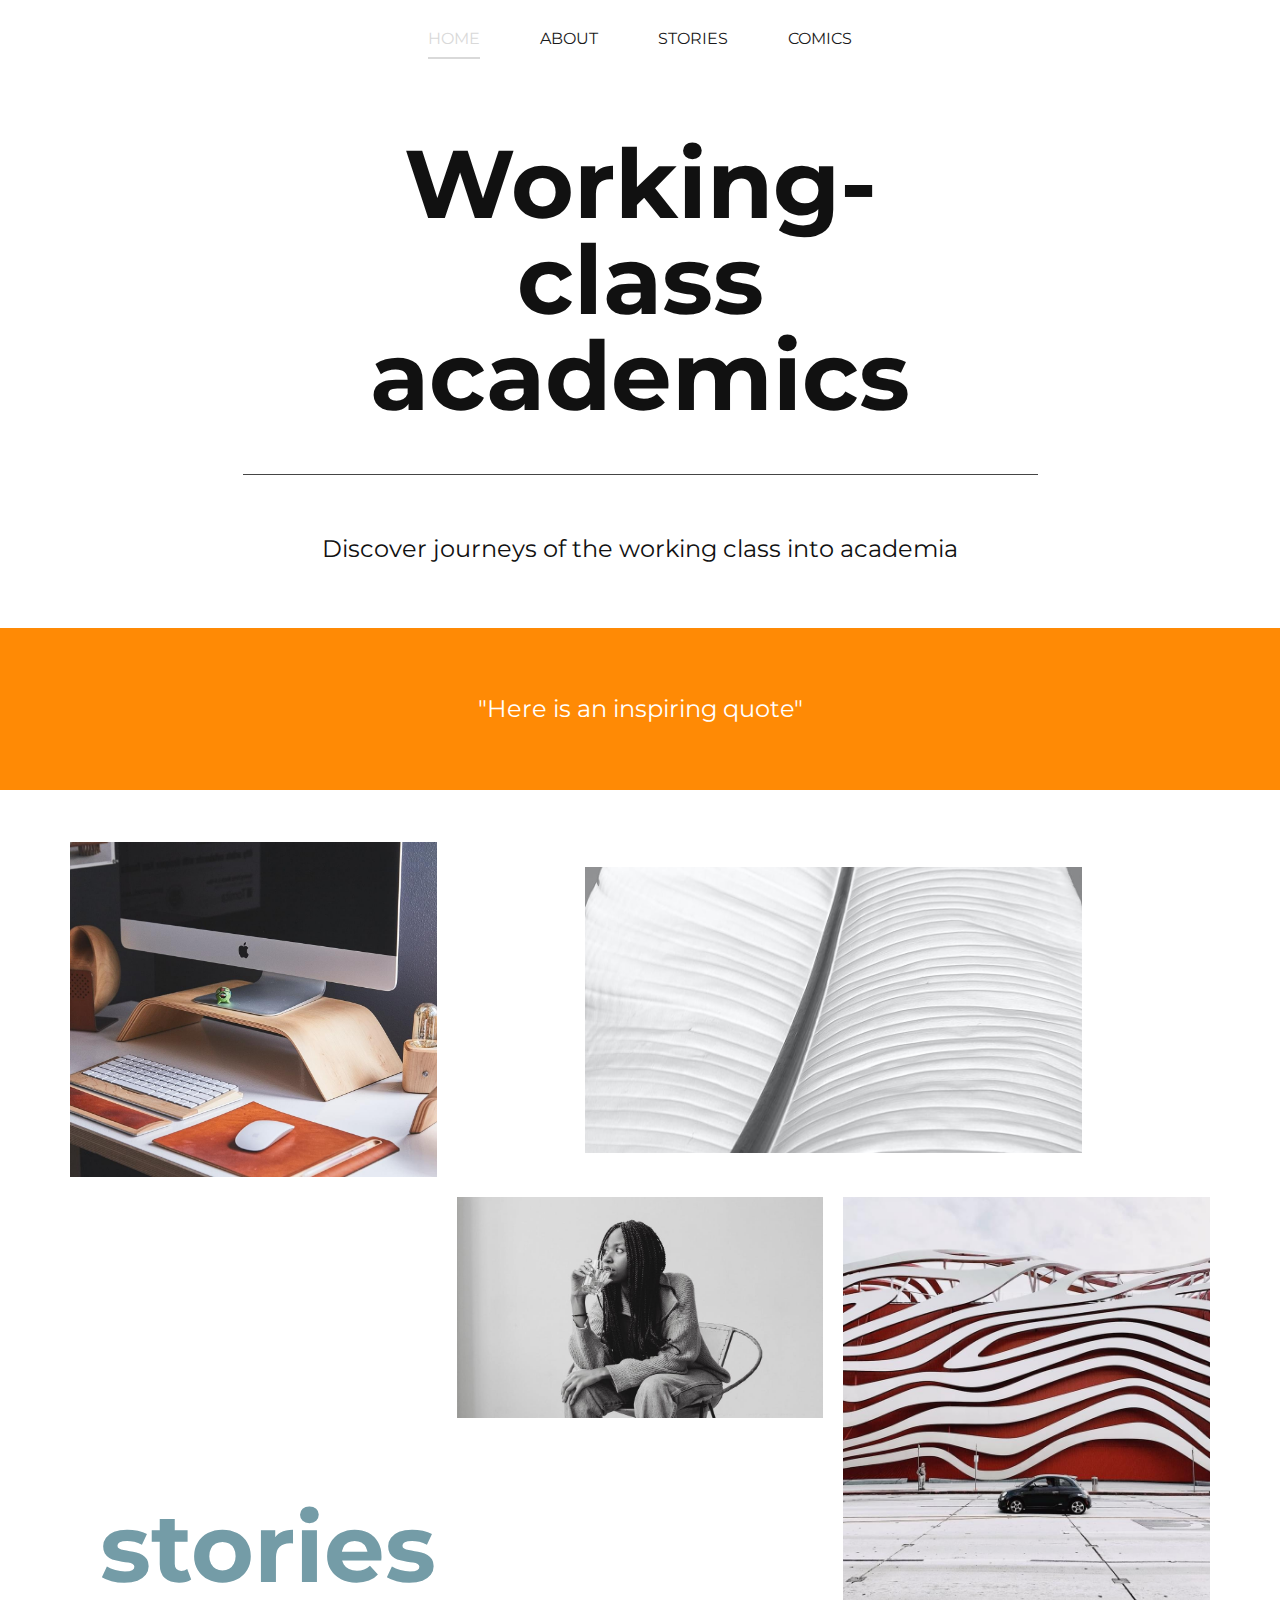
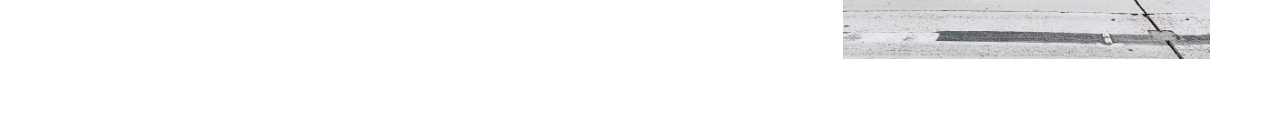
<file: index.html>
<!DOCTYPE html>
<html style="font-size: 16px;">
  <head>
    <meta name="viewport" content="width=device-width, initial-scale=1.0">
    <meta charset="utf-8">
    <meta name="keywords" content="gallery., We design People Inspired Experiences that create positive change in people&amp;apos;s lives., Freelance Designer, ​​We design modern websites, New innovation ideas, projects, ​Book an Appointment">
    <meta name="description" content="">
    <meta name="page_type" content="np-template-header-footer-from-plugin">
    <title>Home</title>
    <link rel="stylesheet" href="nicepage.css" media="screen">
<link rel="stylesheet" href="Home.css" media="screen">
    <script class="u-script" type="text/javascript" src="jquery.js" defer=""></script>
    <script class="u-script" type="text/javascript" src="nicepage.js" defer=""></script>
    <meta name="generator" content="Nicepage 4.10.4, nicepage.com">
    <link id="u-theme-google-font" rel="stylesheet" href="https://fonts.googleapis.com/css?family=Roboto:100,100i,300,300i,400,400i,500,500i,700,700i,900,900i|Open+Sans:300,300i,400,400i,500,500i,600,600i,700,700i,800,800i">
    <link id="u-page-google-font" rel="stylesheet" href="https://fonts.googleapis.com/css?family=Montserrat:100,100i,200,200i,300,300i,400,400i,500,500i,600,600i,700,700i,800,800i,900,900i">
    
    
    
    
    <script type="application/ld+json">{
		"@context": "http://schema.org",
		"@type": "Organization",
		"name": "Working-class academics II"
}</script>
    <meta name="theme-color" content="#91cfe1">
    <meta property="og:title" content="Home">
    <meta property="og:description" content="">
    <meta property="og:type" content="website">
  </head>
  <body data-home-page="Home.html" data-home-page-title="Home" class="u-body u-xl-mode"><header class="u-clearfix u-header u-header" id="sec-b23d"><div class="u-clearfix u-sheet u-sheet-1">
        <nav class="u-menu u-menu-dropdown u-offcanvas u-menu-1">
          <div class="menu-collapse u-custom-font u-font-montserrat" style="font-size: 1rem; letter-spacing: 0px; text-transform: uppercase; font-weight: 700;">
            <a class="u-button-style u-custom-active-border-color u-custom-border u-custom-border-color u-custom-borders u-custom-hover-border-color u-custom-left-right-menu-spacing u-custom-text-active-color u-custom-text-color u-custom-text-hover-color u-custom-top-bottom-menu-spacing u-nav-link" href="#">
              <svg class="u-svg-link" viewBox="0 0 24 24"><use xmlns:xlink="http://www.w3.org/1999/xlink" xlink:href="#menu-hamburger"></use></svg>
              <svg class="u-svg-content" version="1.1" id="menu-hamburger" viewBox="0 0 16 16" x="0px" y="0px" xmlns:xlink="http://www.w3.org/1999/xlink" xmlns="http://www.w3.org/2000/svg"><g><rect y="1" width="16" height="2"></rect><rect y="7" width="16" height="2"></rect><rect y="13" width="16" height="2"></rect>
</g></svg>
            </a>
          </div>
          <div class="u-custom-menu u-nav-container">
            <ul class="u-custom-font u-font-montserrat u-nav u-spacing-60 u-unstyled u-nav-1"><li class="u-nav-item"><a class="u-border-2 u-border-active-grey-15 u-border-hover-palette-1-base u-border-no-left u-border-no-right u-border-no-top u-button-style u-nav-link u-text-active-grey-15 u-text-grey-90 u-text-hover-grey-90" href="Home.html" style="padding: 10px 0px;">Home</a>
</li><li class="u-nav-item"><a class="u-border-2 u-border-active-grey-15 u-border-hover-palette-1-base u-border-no-left u-border-no-right u-border-no-top u-button-style u-nav-link u-text-active-grey-15 u-text-grey-90 u-text-hover-grey-90" href="About.html" style="padding: 10px 0px;">About</a>
</li><li class="u-nav-item"><a class="u-border-2 u-border-active-grey-15 u-border-hover-palette-1-base u-border-no-left u-border-no-right u-border-no-top u-button-style u-nav-link u-text-active-grey-15 u-text-grey-90 u-text-hover-grey-90" href="Stories.html" style="padding: 10px 0px;">Stories</a>
</li><li class="u-nav-item"><a class="u-border-2 u-border-active-grey-15 u-border-hover-palette-1-base u-border-no-left u-border-no-right u-border-no-top u-button-style u-nav-link u-text-active-grey-15 u-text-grey-90 u-text-hover-grey-90" href="Comics.html" style="padding: 10px 0px;">Comics</a>
</li></ul>
          </div>
          <div class="u-custom-menu u-nav-container-collapse">
            <div class="u-black u-container-style u-inner-container-layout u-opacity u-opacity-95 u-sidenav">
              <div class="u-inner-container-layout u-sidenav-overflow">
                <div class="u-menu-close"></div>
                <ul class="u-align-center u-nav u-popupmenu-items u-unstyled u-nav-2"><li class="u-nav-item"><a class="u-button-style u-nav-link" href="Home.html">Home</a>
</li><li class="u-nav-item"><a class="u-button-style u-nav-link" href="About.html">About</a>
</li><li class="u-nav-item"><a class="u-button-style u-nav-link" href="Stories.html">Stories</a>
</li><li class="u-nav-item"><a class="u-button-style u-nav-link" href="Comics.html">Comics</a>
</li></ul>
              </div>
            </div>
            <div class="u-black u-menu-overlay u-opacity u-opacity-70"></div>
          </div>
        </nav>
      </div></header>
    <section class="u-align-center u-clearfix u-section-1" id="carousel_ce61">
      <div class="u-clearfix u-sheet u-valign-middle-lg u-valign-middle-xl u-sheet-1">
        <h1 class="u-custom-font u-font-montserrat u-text u-text-1">Working-class academics</h1>
        <div class="u-border-1 u-border-grey-dark-1 u-line u-line-horizontal u-line-1"></div>
        <h2 class="u-custom-font u-font-montserrat u-text u-text-2">Discover journeys of the working class into academia</h2>
      </div>
    </section>
    <section class="u-align-center u-clearfix u-palette-3-base u-section-2" id="carousel_1615">
      <div class="u-clearfix u-sheet u-valign-middle u-sheet-1">
        <p class="u-custom-font u-font-montserrat u-text u-text-1">"Here is an inspiring quote"<br>
        </p>
      </div>
    </section>
    <section class="u-clearfix u-section-3" id="carousel_108c">
      <div class="u-clearfix u-sheet u-sheet-1">
        <div class="u-clearfix u-expanded-width u-gutter-20 u-layout-wrap u-layout-wrap-1">
          <div class="u-layout">
            <div class="u-layout-col">
              <div class="u-size-20">
                <div class="u-layout-row">
                  <div class="u-container-style u-image u-layout-cell u-size-20 u-image-1" data-image-width="1620" data-image-height="1080">
                    <div class="u-container-layout u-container-layout-1"></div>
                  </div>
                  <div class="u-align-center u-container-style u-layout-cell u-size-40 u-layout-cell-2">
                    <div class="u-container-layout u-valign-middle u-container-layout-2">
                      <img class="u-image u-image-default u-image-2" src="images/pexels-photo-2876090.jpeg" alt="" data-image-width="1083" data-image-height="1500">
                    </div>
                  </div>
                </div>
              </div>
              <div class="u-size-40">
                <div class="u-layout-row">
                  <div class="u-size-40 u-size-60-md">
                    <div class="u-layout-col">
                      <div class="u-size-30">
                        <div class="u-layout-row">
                          <div class="u-container-style u-hidden-sm u-hidden-xs u-layout-cell u-size-30 u-layout-cell-3">
                            <div class="u-container-layout u-container-layout-3"></div>
                          </div>
                          <div class="u-container-style u-image u-layout-cell u-size-30 u-image-3" data-image-width="1002" data-image-height="1500">
                            <div class="u-container-layout u-container-layout-4"></div>
                          </div>
                        </div>
                      </div>
                      <div class="u-size-30">
                        <div class="u-layout-row">
                          <div class="u-container-style u-layout-cell u-size-60 u-layout-cell-5">
                            <div class="u-container-layout u-container-layout-5">
                              <h2 class="u-custom-font u-font-montserrat u-text u-text-default-lg u-text-default-md u-text-default-xl u-text-1">
                                <a class="u-active-none u-border-none u-btn u-button-link u-button-style u-hover-none u-none u-text-hover-palette-3-base u-text-palette-1-dark-1 u-btn-1" href="Stories.html" data-page-id="457227830">stories</a>
                              </h2>
                            </div>
                          </div>
                        </div>
                      </div>
                    </div>
                  </div>
                  <div class="u-size-20 u-size-60-md">
                    <div class="u-layout-col">
                      <div class="u-container-style u-image u-layout-cell u-size-60 u-image-4" data-image-width="810" data-image-height="1080">
                        <div class="u-container-layout u-container-layout-6"></div>
                      </div>
                    </div>
                  </div>
                </div>
              </div>
            </div>
          </div>
        </div>
      </div>
    </section>
    
    
    
  </body>
</html>
</file>
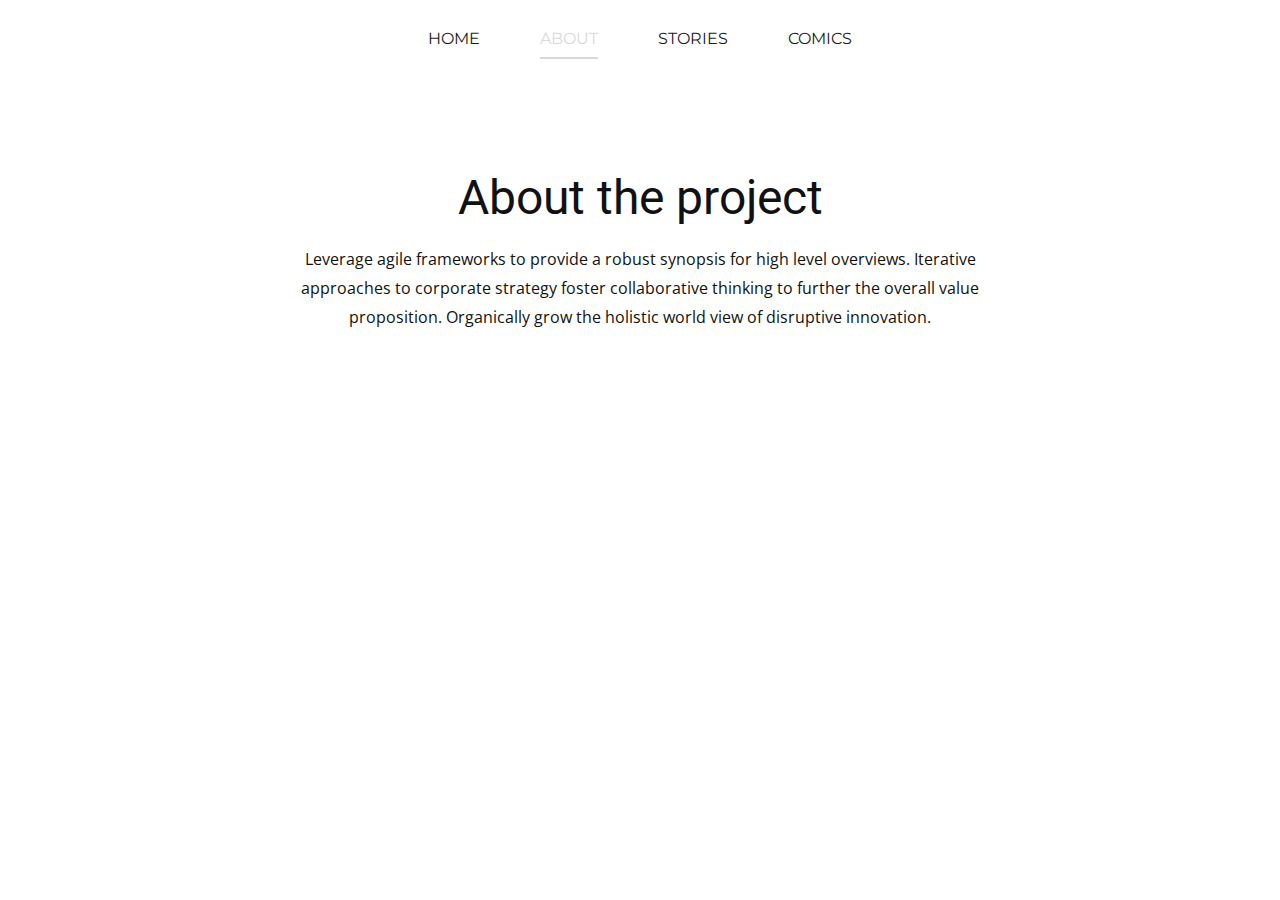
<file: About.html>
<!DOCTYPE html>
<html style="font-size: 16px;">
  <head>
    <meta name="viewport" content="width=device-width, initial-scale=1.0">
    <meta charset="utf-8">
    <meta name="keywords" content="">
    <meta name="description" content="">
    <meta name="page_type" content="np-template-header-footer-from-plugin">
    <title>About</title>
    <link rel="stylesheet" href="nicepage.css" media="screen">
<link rel="stylesheet" href="About.css" media="screen">
    <script class="u-script" type="text/javascript" src="jquery.js" defer=""></script>
    <script class="u-script" type="text/javascript" src="nicepage.js" defer=""></script>
    <meta name="generator" content="Nicepage 4.10.4, nicepage.com">
    <link id="u-theme-google-font" rel="stylesheet" href="https://fonts.googleapis.com/css?family=Roboto:100,100i,300,300i,400,400i,500,500i,700,700i,900,900i|Open+Sans:300,300i,400,400i,500,500i,600,600i,700,700i,800,800i">
    <link id="u-page-google-font" rel="stylesheet" href="https://fonts.googleapis.com/css?family=Montserrat:100,100i,200,200i,300,300i,400,400i,500,500i,600,600i,700,700i,800,800i,900,900i">
    
    
    <script type="application/ld+json">{
		"@context": "http://schema.org",
		"@type": "Organization",
		"name": "Working-class academics II"
}</script>
    <meta name="theme-color" content="#91cfe1">
    <meta property="og:title" content="About">
    <meta property="og:description" content="">
    <meta property="og:type" content="website">
  </head>
  <body class="u-body u-xl-mode"><header class="u-clearfix u-header u-header" id="sec-b23d"><div class="u-clearfix u-sheet u-sheet-1">
        <nav class="u-menu u-menu-dropdown u-offcanvas u-menu-1">
          <div class="menu-collapse u-custom-font u-font-montserrat" style="font-size: 1rem; letter-spacing: 0px; text-transform: uppercase; font-weight: 700;">
            <a class="u-button-style u-custom-active-border-color u-custom-border u-custom-border-color u-custom-borders u-custom-hover-border-color u-custom-left-right-menu-spacing u-custom-text-active-color u-custom-text-color u-custom-text-hover-color u-custom-top-bottom-menu-spacing u-nav-link" href="#">
              <svg class="u-svg-link" viewBox="0 0 24 24"><use xmlns:xlink="http://www.w3.org/1999/xlink" xlink:href="#menu-hamburger"></use></svg>
              <svg class="u-svg-content" version="1.1" id="menu-hamburger" viewBox="0 0 16 16" x="0px" y="0px" xmlns:xlink="http://www.w3.org/1999/xlink" xmlns="http://www.w3.org/2000/svg"><g><rect y="1" width="16" height="2"></rect><rect y="7" width="16" height="2"></rect><rect y="13" width="16" height="2"></rect>
</g></svg>
            </a>
          </div>
          <div class="u-custom-menu u-nav-container">
            <ul class="u-custom-font u-font-montserrat u-nav u-spacing-60 u-unstyled u-nav-1"><li class="u-nav-item"><a class="u-border-2 u-border-active-grey-15 u-border-hover-palette-1-base u-border-no-left u-border-no-right u-border-no-top u-button-style u-nav-link u-text-active-grey-15 u-text-grey-90 u-text-hover-grey-90" href="Home.html" style="padding: 10px 0px;">Home</a>
</li><li class="u-nav-item"><a class="u-border-2 u-border-active-grey-15 u-border-hover-palette-1-base u-border-no-left u-border-no-right u-border-no-top u-button-style u-nav-link u-text-active-grey-15 u-text-grey-90 u-text-hover-grey-90" href="About.html" style="padding: 10px 0px;">About</a>
</li><li class="u-nav-item"><a class="u-border-2 u-border-active-grey-15 u-border-hover-palette-1-base u-border-no-left u-border-no-right u-border-no-top u-button-style u-nav-link u-text-active-grey-15 u-text-grey-90 u-text-hover-grey-90" href="Stories.html" style="padding: 10px 0px;">Stories</a>
</li><li class="u-nav-item"><a class="u-border-2 u-border-active-grey-15 u-border-hover-palette-1-base u-border-no-left u-border-no-right u-border-no-top u-button-style u-nav-link u-text-active-grey-15 u-text-grey-90 u-text-hover-grey-90" href="Comics.html" style="padding: 10px 0px;">Comics</a>
</li></ul>
          </div>
          <div class="u-custom-menu u-nav-container-collapse">
            <div class="u-black u-container-style u-inner-container-layout u-opacity u-opacity-95 u-sidenav">
              <div class="u-inner-container-layout u-sidenav-overflow">
                <div class="u-menu-close"></div>
                <ul class="u-align-center u-nav u-popupmenu-items u-unstyled u-nav-2"><li class="u-nav-item"><a class="u-button-style u-nav-link" href="Home.html">Home</a>
</li><li class="u-nav-item"><a class="u-button-style u-nav-link" href="About.html">About</a>
</li><li class="u-nav-item"><a class="u-button-style u-nav-link" href="Stories.html">Stories</a>
</li><li class="u-nav-item"><a class="u-button-style u-nav-link" href="Comics.html">Comics</a>
</li></ul>
              </div>
            </div>
            <div class="u-black u-menu-overlay u-opacity u-opacity-70"></div>
          </div>
        </nav>
      </div></header>
    <section class="u-align-center u-clearfix u-section-1" id="sec-f135">
      <div class="u-clearfix u-sheet u-valign-middle u-sheet-1">
        <h1 class="u-text u-text-default u-text-1">About the project</h1>
        <p class="u-text u-text-2">Leverage agile frameworks to provide a robust synopsis for high level overviews. Iterative approaches to corporate strategy foster collaborative thinking to further the overall value proposition. Organically grow the holistic world view of
                disruptive innovation.</p>
      </div>
    </section>
    
    
    
  </body>
</html>
</file>
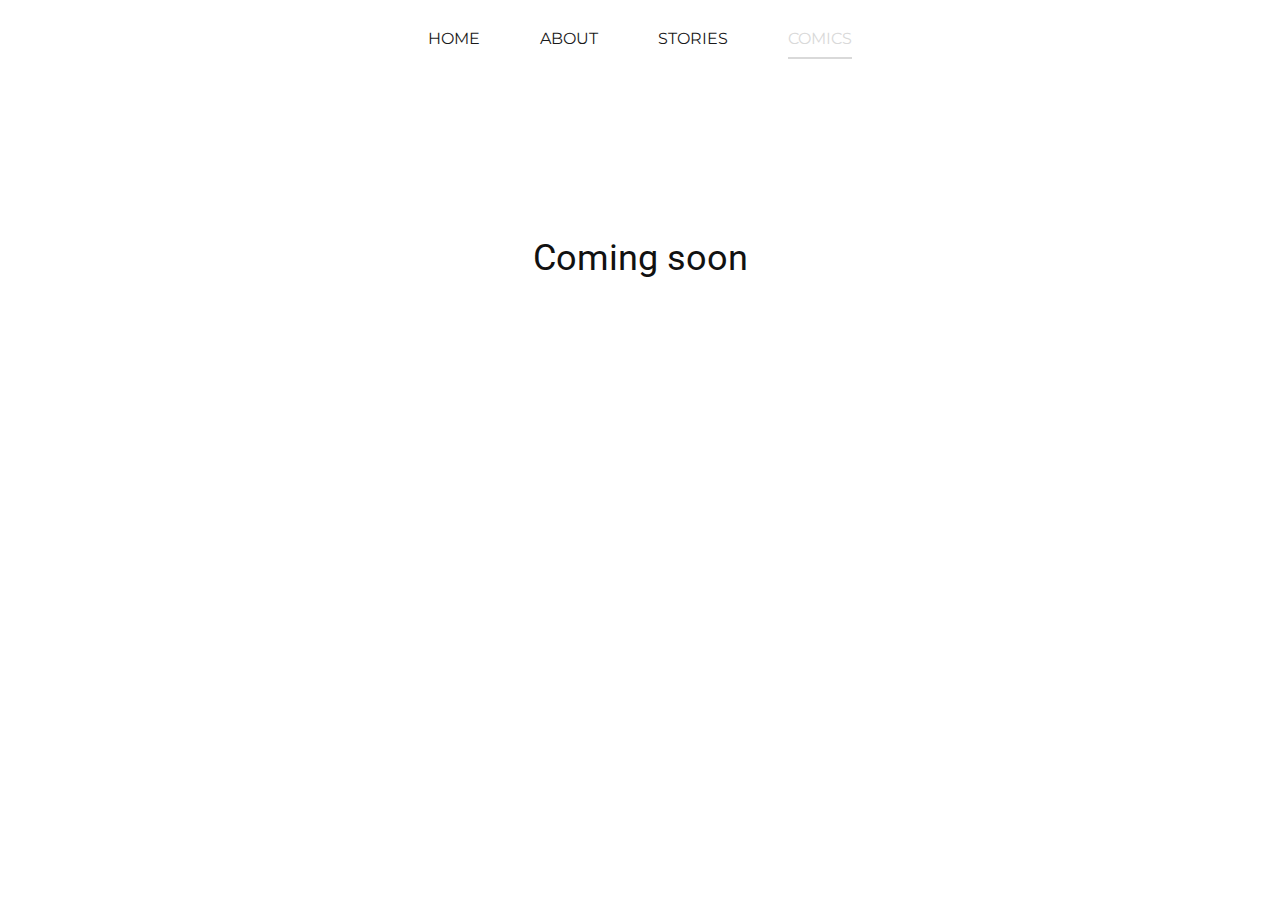
<file: Comics.html>
<!DOCTYPE html>
<html style="font-size: 16px;">
  <head>
    <meta name="viewport" content="width=device-width, initial-scale=1.0">
    <meta charset="utf-8">
    <meta name="keywords" content="">
    <meta name="description" content="">
    <meta name="page_type" content="np-template-header-footer-from-plugin">
    <title>Comics</title>
    <link rel="stylesheet" href="nicepage.css" media="screen">
<link rel="stylesheet" href="Comics.css" media="screen">
    <script class="u-script" type="text/javascript" src="jquery.js" defer=""></script>
    <script class="u-script" type="text/javascript" src="nicepage.js" defer=""></script>
    <meta name="generator" content="Nicepage 4.10.4, nicepage.com">
    <link id="u-theme-google-font" rel="stylesheet" href="https://fonts.googleapis.com/css?family=Roboto:100,100i,300,300i,400,400i,500,500i,700,700i,900,900i|Open+Sans:300,300i,400,400i,500,500i,600,600i,700,700i,800,800i">
    <link id="u-page-google-font" rel="stylesheet" href="https://fonts.googleapis.com/css?family=Montserrat:100,100i,200,200i,300,300i,400,400i,500,500i,600,600i,700,700i,800,800i,900,900i">
    
    
    <script type="application/ld+json">{
		"@context": "http://schema.org",
		"@type": "Organization",
		"name": "Working-class academics II"
}</script>
    <meta name="theme-color" content="#91cfe1">
    <meta property="og:title" content="Comics">
    <meta property="og:description" content="">
    <meta property="og:type" content="website">
  </head>
  <body class="u-body u-xl-mode"><header class="u-clearfix u-header u-header" id="sec-b23d"><div class="u-clearfix u-sheet u-sheet-1">
        <nav class="u-menu u-menu-dropdown u-offcanvas u-menu-1">
          <div class="menu-collapse u-custom-font u-font-montserrat" style="font-size: 1rem; letter-spacing: 0px; text-transform: uppercase; font-weight: 700;">
            <a class="u-button-style u-custom-active-border-color u-custom-border u-custom-border-color u-custom-borders u-custom-hover-border-color u-custom-left-right-menu-spacing u-custom-text-active-color u-custom-text-color u-custom-text-hover-color u-custom-top-bottom-menu-spacing u-nav-link" href="#">
              <svg class="u-svg-link" viewBox="0 0 24 24"><use xmlns:xlink="http://www.w3.org/1999/xlink" xlink:href="#menu-hamburger"></use></svg>
              <svg class="u-svg-content" version="1.1" id="menu-hamburger" viewBox="0 0 16 16" x="0px" y="0px" xmlns:xlink="http://www.w3.org/1999/xlink" xmlns="http://www.w3.org/2000/svg"><g><rect y="1" width="16" height="2"></rect><rect y="7" width="16" height="2"></rect><rect y="13" width="16" height="2"></rect>
</g></svg>
            </a>
          </div>
          <div class="u-custom-menu u-nav-container">
            <ul class="u-custom-font u-font-montserrat u-nav u-spacing-60 u-unstyled u-nav-1"><li class="u-nav-item"><a class="u-border-2 u-border-active-grey-15 u-border-hover-palette-1-base u-border-no-left u-border-no-right u-border-no-top u-button-style u-nav-link u-text-active-grey-15 u-text-grey-90 u-text-hover-grey-90" href="Home.html" style="padding: 10px 0px;">Home</a>
</li><li class="u-nav-item"><a class="u-border-2 u-border-active-grey-15 u-border-hover-palette-1-base u-border-no-left u-border-no-right u-border-no-top u-button-style u-nav-link u-text-active-grey-15 u-text-grey-90 u-text-hover-grey-90" href="About.html" style="padding: 10px 0px;">About</a>
</li><li class="u-nav-item"><a class="u-border-2 u-border-active-grey-15 u-border-hover-palette-1-base u-border-no-left u-border-no-right u-border-no-top u-button-style u-nav-link u-text-active-grey-15 u-text-grey-90 u-text-hover-grey-90" href="Stories.html" style="padding: 10px 0px;">Stories</a>
</li><li class="u-nav-item"><a class="u-border-2 u-border-active-grey-15 u-border-hover-palette-1-base u-border-no-left u-border-no-right u-border-no-top u-button-style u-nav-link u-text-active-grey-15 u-text-grey-90 u-text-hover-grey-90" href="Comics.html" style="padding: 10px 0px;">Comics</a>
</li></ul>
          </div>
          <div class="u-custom-menu u-nav-container-collapse">
            <div class="u-black u-container-style u-inner-container-layout u-opacity u-opacity-95 u-sidenav">
              <div class="u-inner-container-layout u-sidenav-overflow">
                <div class="u-menu-close"></div>
                <ul class="u-align-center u-nav u-popupmenu-items u-unstyled u-nav-2"><li class="u-nav-item"><a class="u-button-style u-nav-link" href="Home.html">Home</a>
</li><li class="u-nav-item"><a class="u-button-style u-nav-link" href="About.html">About</a>
</li><li class="u-nav-item"><a class="u-button-style u-nav-link" href="Stories.html">Stories</a>
</li><li class="u-nav-item"><a class="u-button-style u-nav-link" href="Comics.html">Comics</a>
</li></ul>
              </div>
            </div>
            <div class="u-black u-menu-overlay u-opacity u-opacity-70"></div>
          </div>
        </nav>
      </div></header>
    <section class="u-clearfix u-section-1" id="sec-109e">
      <div class="u-clearfix u-sheet u-sheet-1">
        <h2 class="u-align-center u-text u-text-default u-text-1">Coming soon</h2>
      </div>
    </section>
    
    
    
  </body>
</html>
</file>
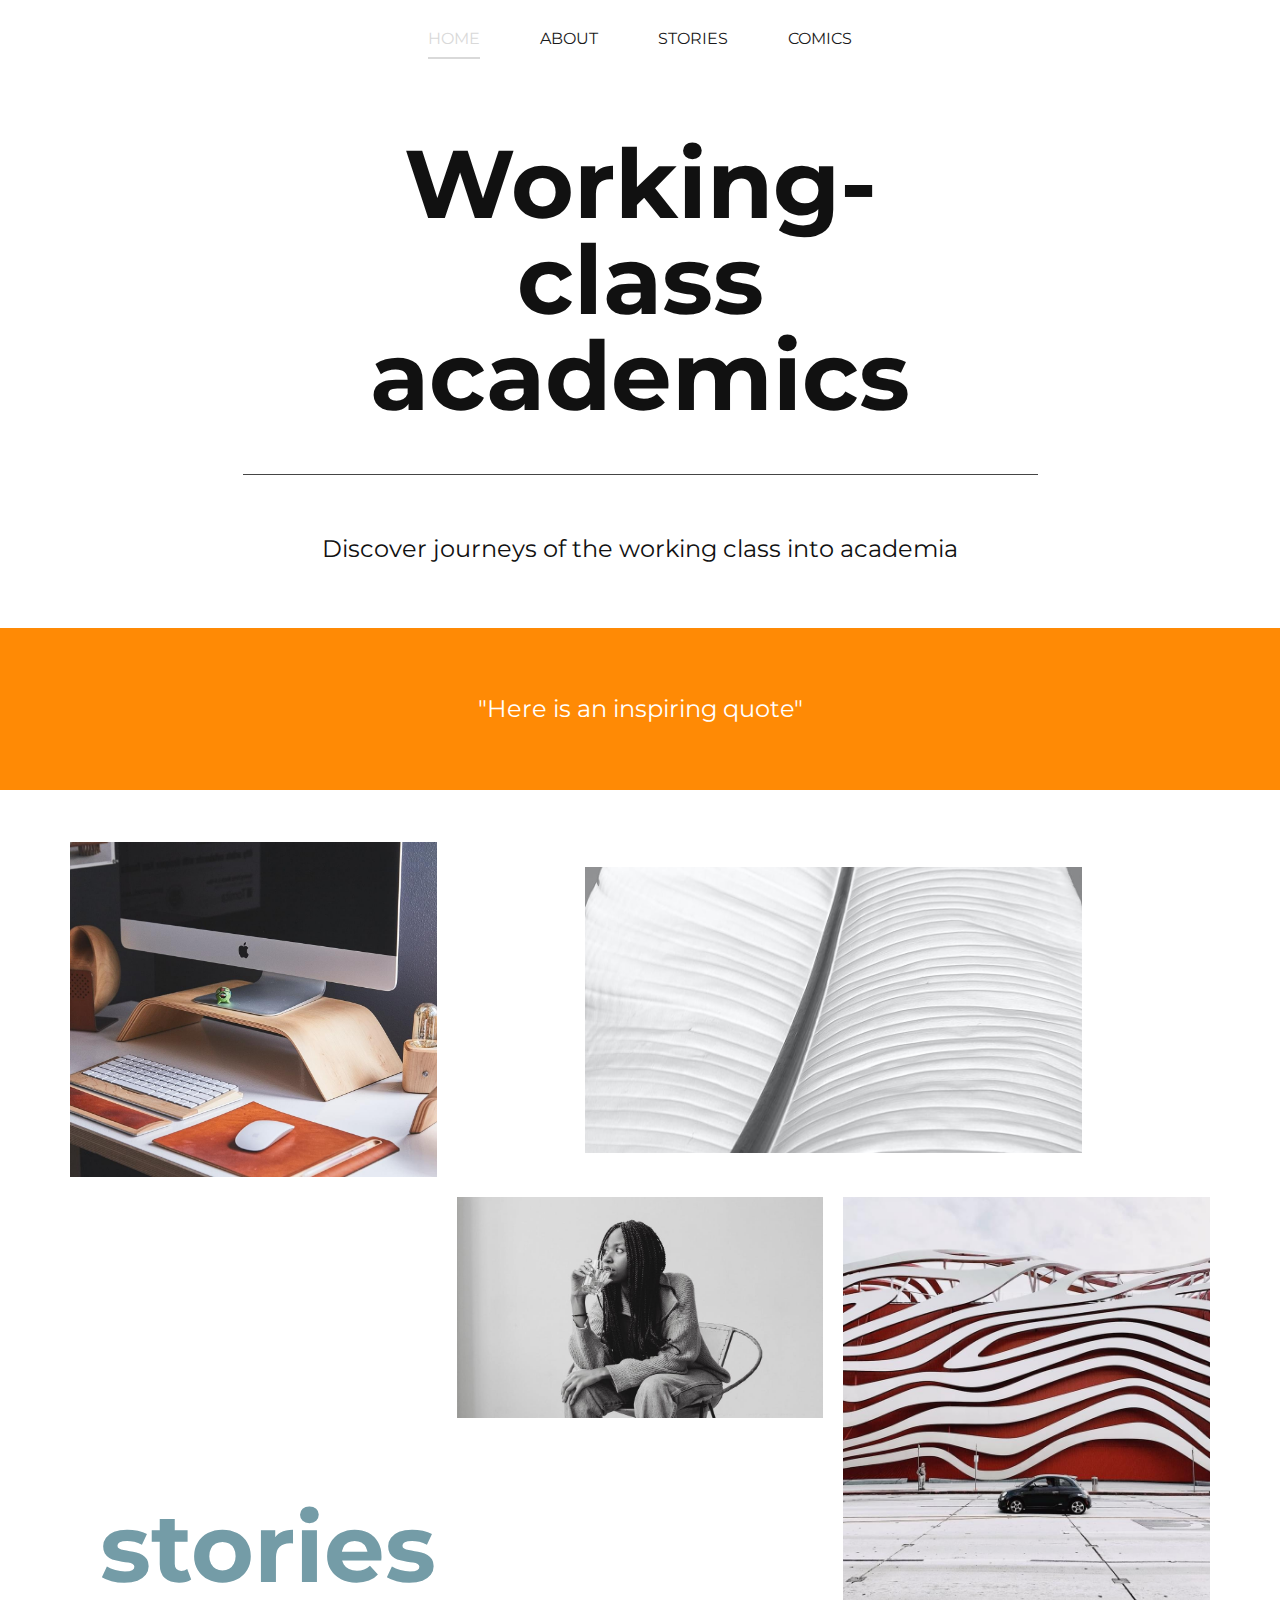
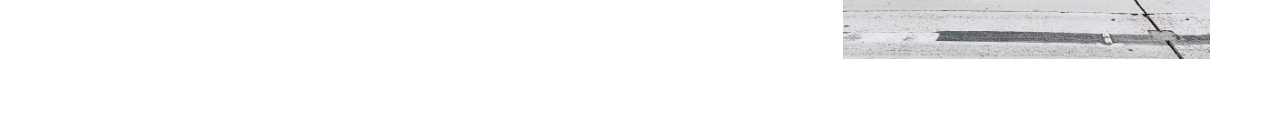
<file: Home.html>
<!DOCTYPE html>
<html style="font-size: 16px;">
  <head>
    <meta name="viewport" content="width=device-width, initial-scale=1.0">
    <meta charset="utf-8">
    <meta name="keywords" content="gallery., We design People Inspired Experiences that create positive change in people&amp;apos;s lives., Freelance Designer, ​​We design modern websites, New innovation ideas, projects, ​Book an Appointment">
    <meta name="description" content="">
    <meta name="page_type" content="np-template-header-footer-from-plugin">
    <title>Home</title>
    <link rel="stylesheet" href="nicepage.css" media="screen">
<link rel="stylesheet" href="Home.css" media="screen">
    <script class="u-script" type="text/javascript" src="jquery.js" defer=""></script>
    <script class="u-script" type="text/javascript" src="nicepage.js" defer=""></script>
    <meta name="generator" content="Nicepage 4.10.4, nicepage.com">
    <link id="u-theme-google-font" rel="stylesheet" href="https://fonts.googleapis.com/css?family=Roboto:100,100i,300,300i,400,400i,500,500i,700,700i,900,900i|Open+Sans:300,300i,400,400i,500,500i,600,600i,700,700i,800,800i">
    <link id="u-page-google-font" rel="stylesheet" href="https://fonts.googleapis.com/css?family=Montserrat:100,100i,200,200i,300,300i,400,400i,500,500i,600,600i,700,700i,800,800i,900,900i">
    
    
    
    
    <script type="application/ld+json">{
		"@context": "http://schema.org",
		"@type": "Organization",
		"name": "Working-class academics II"
}</script>
    <meta name="theme-color" content="#91cfe1">
    <meta property="og:title" content="Home">
    <meta property="og:description" content="">
    <meta property="og:type" content="website">
  </head>
  <body class="u-body u-xl-mode"><header class="u-clearfix u-header u-header" id="sec-b23d"><div class="u-clearfix u-sheet u-sheet-1">
        <nav class="u-menu u-menu-dropdown u-offcanvas u-menu-1">
          <div class="menu-collapse u-custom-font u-font-montserrat" style="font-size: 1rem; letter-spacing: 0px; text-transform: uppercase; font-weight: 700;">
            <a class="u-button-style u-custom-active-border-color u-custom-border u-custom-border-color u-custom-borders u-custom-hover-border-color u-custom-left-right-menu-spacing u-custom-text-active-color u-custom-text-color u-custom-text-hover-color u-custom-top-bottom-menu-spacing u-nav-link" href="#">
              <svg class="u-svg-link" viewBox="0 0 24 24"><use xmlns:xlink="http://www.w3.org/1999/xlink" xlink:href="#menu-hamburger"></use></svg>
              <svg class="u-svg-content" version="1.1" id="menu-hamburger" viewBox="0 0 16 16" x="0px" y="0px" xmlns:xlink="http://www.w3.org/1999/xlink" xmlns="http://www.w3.org/2000/svg"><g><rect y="1" width="16" height="2"></rect><rect y="7" width="16" height="2"></rect><rect y="13" width="16" height="2"></rect>
</g></svg>
            </a>
          </div>
          <div class="u-custom-menu u-nav-container">
            <ul class="u-custom-font u-font-montserrat u-nav u-spacing-60 u-unstyled u-nav-1"><li class="u-nav-item"><a class="u-border-2 u-border-active-grey-15 u-border-hover-palette-1-base u-border-no-left u-border-no-right u-border-no-top u-button-style u-nav-link u-text-active-grey-15 u-text-grey-90 u-text-hover-grey-90" href="Home.html" style="padding: 10px 0px;">Home</a>
</li><li class="u-nav-item"><a class="u-border-2 u-border-active-grey-15 u-border-hover-palette-1-base u-border-no-left u-border-no-right u-border-no-top u-button-style u-nav-link u-text-active-grey-15 u-text-grey-90 u-text-hover-grey-90" href="About.html" style="padding: 10px 0px;">About</a>
</li><li class="u-nav-item"><a class="u-border-2 u-border-active-grey-15 u-border-hover-palette-1-base u-border-no-left u-border-no-right u-border-no-top u-button-style u-nav-link u-text-active-grey-15 u-text-grey-90 u-text-hover-grey-90" href="Stories.html" style="padding: 10px 0px;">Stories</a>
</li><li class="u-nav-item"><a class="u-border-2 u-border-active-grey-15 u-border-hover-palette-1-base u-border-no-left u-border-no-right u-border-no-top u-button-style u-nav-link u-text-active-grey-15 u-text-grey-90 u-text-hover-grey-90" href="Comics.html" style="padding: 10px 0px;">Comics</a>
</li></ul>
          </div>
          <div class="u-custom-menu u-nav-container-collapse">
            <div class="u-black u-container-style u-inner-container-layout u-opacity u-opacity-95 u-sidenav">
              <div class="u-inner-container-layout u-sidenav-overflow">
                <div class="u-menu-close"></div>
                <ul class="u-align-center u-nav u-popupmenu-items u-unstyled u-nav-2"><li class="u-nav-item"><a class="u-button-style u-nav-link" href="Home.html">Home</a>
</li><li class="u-nav-item"><a class="u-button-style u-nav-link" href="About.html">About</a>
</li><li class="u-nav-item"><a class="u-button-style u-nav-link" href="Stories.html">Stories</a>
</li><li class="u-nav-item"><a class="u-button-style u-nav-link" href="Comics.html">Comics</a>
</li></ul>
              </div>
            </div>
            <div class="u-black u-menu-overlay u-opacity u-opacity-70"></div>
          </div>
        </nav>
      </div></header>
    <section class="u-align-center u-clearfix u-section-1" id="carousel_ce61">
      <div class="u-clearfix u-sheet u-valign-middle-lg u-valign-middle-xl u-sheet-1">
        <h1 class="u-custom-font u-font-montserrat u-text u-text-1">Working-class academics</h1>
        <div class="u-border-1 u-border-grey-dark-1 u-line u-line-horizontal u-line-1"></div>
        <h2 class="u-custom-font u-font-montserrat u-text u-text-2">Discover journeys of the working class into academia</h2>
      </div>
    </section>
    <section class="u-align-center u-clearfix u-palette-3-base u-section-2" id="carousel_1615">
      <div class="u-clearfix u-sheet u-valign-middle u-sheet-1">
        <p class="u-custom-font u-font-montserrat u-text u-text-1">"Here is an inspiring quote"<br>
        </p>
      </div>
    </section>
    <section class="u-clearfix u-section-3" id="carousel_108c">
      <div class="u-clearfix u-sheet u-sheet-1">
        <div class="u-clearfix u-expanded-width u-gutter-20 u-layout-wrap u-layout-wrap-1">
          <div class="u-layout">
            <div class="u-layout-col">
              <div class="u-size-20">
                <div class="u-layout-row">
                  <div class="u-container-style u-image u-layout-cell u-size-20 u-image-1" data-image-width="1620" data-image-height="1080">
                    <div class="u-container-layout u-container-layout-1"></div>
                  </div>
                  <div class="u-align-center u-container-style u-layout-cell u-size-40 u-layout-cell-2">
                    <div class="u-container-layout u-valign-middle u-container-layout-2">
                      <img class="u-image u-image-default u-image-2" src="images/pexels-photo-2876090.jpeg" alt="" data-image-width="1083" data-image-height="1500">
                    </div>
                  </div>
                </div>
              </div>
              <div class="u-size-40">
                <div class="u-layout-row">
                  <div class="u-size-40 u-size-60-md">
                    <div class="u-layout-col">
                      <div class="u-size-30">
                        <div class="u-layout-row">
                          <div class="u-container-style u-hidden-sm u-hidden-xs u-layout-cell u-size-30 u-layout-cell-3">
                            <div class="u-container-layout u-container-layout-3"></div>
                          </div>
                          <div class="u-container-style u-image u-layout-cell u-size-30 u-image-3" data-image-width="1002" data-image-height="1500">
                            <div class="u-container-layout u-container-layout-4"></div>
                          </div>
                        </div>
                      </div>
                      <div class="u-size-30">
                        <div class="u-layout-row">
                          <div class="u-container-style u-layout-cell u-size-60 u-layout-cell-5">
                            <div class="u-container-layout u-container-layout-5">
                              <h2 class="u-custom-font u-font-montserrat u-text u-text-default-lg u-text-default-md u-text-default-xl u-text-1">
                                <a class="u-active-none u-border-none u-btn u-button-link u-button-style u-hover-none u-none u-text-hover-palette-3-base u-text-palette-1-dark-1 u-btn-1" href="Stories.html" data-page-id="457227830">stories</a>
                              </h2>
                            </div>
                          </div>
                        </div>
                      </div>
                    </div>
                  </div>
                  <div class="u-size-20 u-size-60-md">
                    <div class="u-layout-col">
                      <div class="u-container-style u-image u-layout-cell u-size-60 u-image-4" data-image-width="810" data-image-height="1080">
                        <div class="u-container-layout u-container-layout-6"></div>
                      </div>
                    </div>
                  </div>
                </div>
              </div>
            </div>
          </div>
        </div>
      </div>
    </section>
    
    
    
  </body>
</html>
</file>
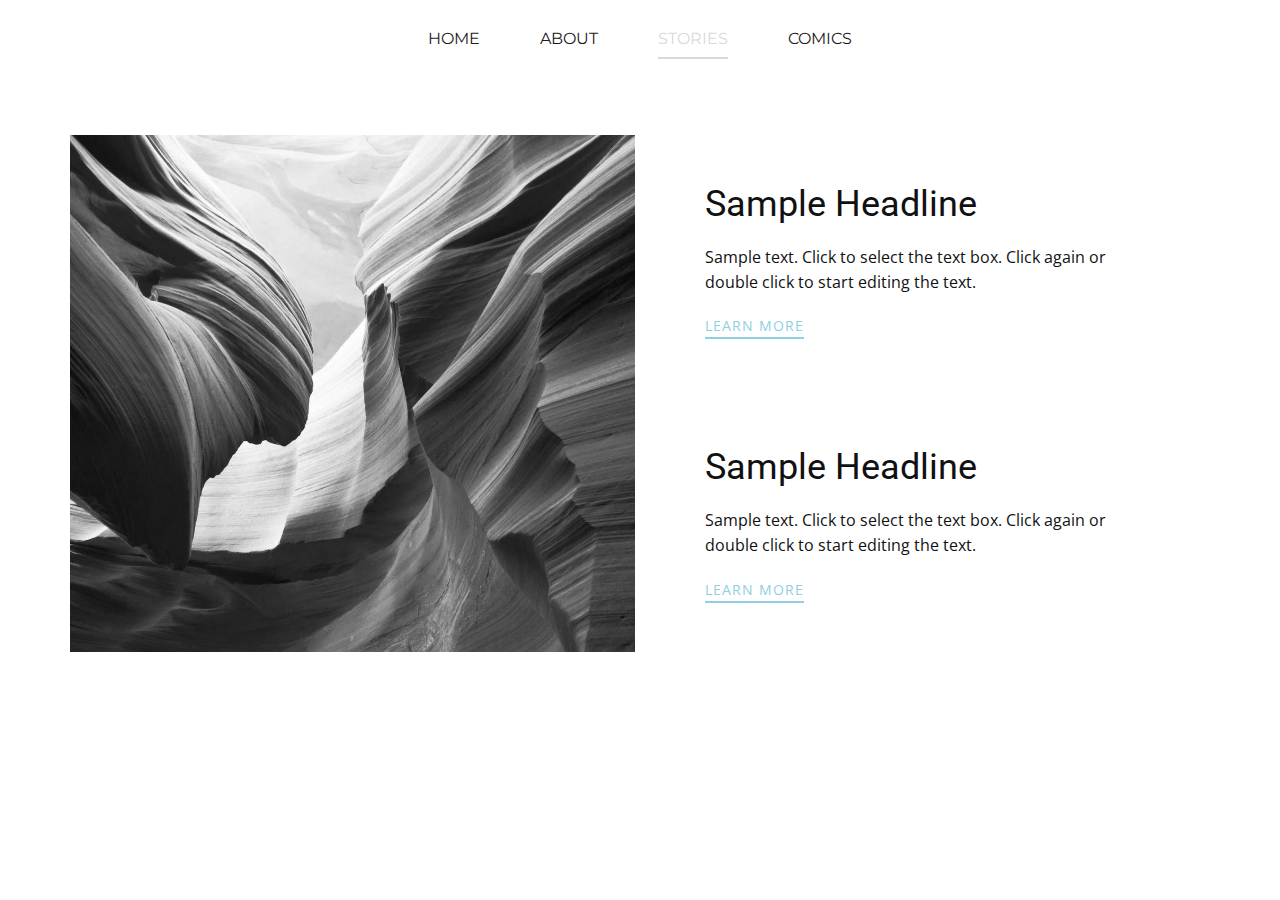
<file: Stories.html>
<!DOCTYPE html>
<html style="font-size: 16px;">
  <head>
    <meta name="viewport" content="width=device-width, initial-scale=1.0">
    <meta charset="utf-8">
    <meta name="keywords" content="">
    <meta name="description" content="">
    <meta name="page_type" content="np-template-header-footer-from-plugin">
    <title>Stories</title>
    <link rel="stylesheet" href="nicepage.css" media="screen">
<link rel="stylesheet" href="Stories.css" media="screen">
    <script class="u-script" type="text/javascript" src="jquery.js" defer=""></script>
    <script class="u-script" type="text/javascript" src="nicepage.js" defer=""></script>
    <meta name="generator" content="Nicepage 4.10.4, nicepage.com">
    <link id="u-theme-google-font" rel="stylesheet" href="https://fonts.googleapis.com/css?family=Roboto:100,100i,300,300i,400,400i,500,500i,700,700i,900,900i|Open+Sans:300,300i,400,400i,500,500i,600,600i,700,700i,800,800i">
    <link id="u-page-google-font" rel="stylesheet" href="https://fonts.googleapis.com/css?family=Montserrat:100,100i,200,200i,300,300i,400,400i,500,500i,600,600i,700,700i,800,800i,900,900i">
    
    
    <script type="application/ld+json">{
		"@context": "http://schema.org",
		"@type": "Organization",
		"name": "Working-class academics II"
}</script>
    <meta name="theme-color" content="#91cfe1">
    <meta property="og:title" content="Stories">
    <meta property="og:description" content="">
    <meta property="og:type" content="website">
  </head>
  <body class="u-body u-xl-mode"><header class="u-clearfix u-header u-header" id="sec-b23d"><div class="u-clearfix u-sheet u-sheet-1">
        <nav class="u-menu u-menu-dropdown u-offcanvas u-menu-1">
          <div class="menu-collapse u-custom-font u-font-montserrat" style="font-size: 1rem; letter-spacing: 0px; text-transform: uppercase; font-weight: 700;">
            <a class="u-button-style u-custom-active-border-color u-custom-border u-custom-border-color u-custom-borders u-custom-hover-border-color u-custom-left-right-menu-spacing u-custom-text-active-color u-custom-text-color u-custom-text-hover-color u-custom-top-bottom-menu-spacing u-nav-link" href="#">
              <svg class="u-svg-link" viewBox="0 0 24 24"><use xmlns:xlink="http://www.w3.org/1999/xlink" xlink:href="#menu-hamburger"></use></svg>
              <svg class="u-svg-content" version="1.1" id="menu-hamburger" viewBox="0 0 16 16" x="0px" y="0px" xmlns:xlink="http://www.w3.org/1999/xlink" xmlns="http://www.w3.org/2000/svg"><g><rect y="1" width="16" height="2"></rect><rect y="7" width="16" height="2"></rect><rect y="13" width="16" height="2"></rect>
</g></svg>
            </a>
          </div>
          <div class="u-custom-menu u-nav-container">
            <ul class="u-custom-font u-font-montserrat u-nav u-spacing-60 u-unstyled u-nav-1"><li class="u-nav-item"><a class="u-border-2 u-border-active-grey-15 u-border-hover-palette-1-base u-border-no-left u-border-no-right u-border-no-top u-button-style u-nav-link u-text-active-grey-15 u-text-grey-90 u-text-hover-grey-90" href="Home.html" style="padding: 10px 0px;">Home</a>
</li><li class="u-nav-item"><a class="u-border-2 u-border-active-grey-15 u-border-hover-palette-1-base u-border-no-left u-border-no-right u-border-no-top u-button-style u-nav-link u-text-active-grey-15 u-text-grey-90 u-text-hover-grey-90" href="About.html" style="padding: 10px 0px;">About</a>
</li><li class="u-nav-item"><a class="u-border-2 u-border-active-grey-15 u-border-hover-palette-1-base u-border-no-left u-border-no-right u-border-no-top u-button-style u-nav-link u-text-active-grey-15 u-text-grey-90 u-text-hover-grey-90" href="Stories.html" style="padding: 10px 0px;">Stories</a>
</li><li class="u-nav-item"><a class="u-border-2 u-border-active-grey-15 u-border-hover-palette-1-base u-border-no-left u-border-no-right u-border-no-top u-button-style u-nav-link u-text-active-grey-15 u-text-grey-90 u-text-hover-grey-90" href="Comics.html" style="padding: 10px 0px;">Comics</a>
</li></ul>
          </div>
          <div class="u-custom-menu u-nav-container-collapse">
            <div class="u-black u-container-style u-inner-container-layout u-opacity u-opacity-95 u-sidenav">
              <div class="u-inner-container-layout u-sidenav-overflow">
                <div class="u-menu-close"></div>
                <ul class="u-align-center u-nav u-popupmenu-items u-unstyled u-nav-2"><li class="u-nav-item"><a class="u-button-style u-nav-link" href="Home.html">Home</a>
</li><li class="u-nav-item"><a class="u-button-style u-nav-link" href="About.html">About</a>
</li><li class="u-nav-item"><a class="u-button-style u-nav-link" href="Stories.html">Stories</a>
</li><li class="u-nav-item"><a class="u-button-style u-nav-link" href="Comics.html">Comics</a>
</li></ul>
              </div>
            </div>
            <div class="u-black u-menu-overlay u-opacity u-opacity-70"></div>
          </div>
        </nav>
      </div></header>
    <section class="u-clearfix u-section-1" id="sec-56e6">
      <div class="u-clearfix u-sheet u-valign-middle-lg u-valign-middle-md u-valign-middle-xl u-sheet-1">
        <div class="u-clearfix u-expanded-width u-gutter-10 u-layout-wrap u-layout-wrap-1">
          <div class="u-gutter-0 u-layout">
            <div class="u-layout-row" style="">
              <div class="u-size-30 u-size-60-md" style="">
                <div class="u-layout-row" style="">
                  <div class="u-align-left u-container-style u-image u-layout-cell u-left-cell u-size-60 u-image-1" src="" data-image-width="1600" data-image-height="976">
                    <div class="u-container-layout u-valign-middle u-container-layout-1" src=""></div>
                  </div>
                </div>
              </div>
              <div class="u-size-30 u-size-60-md" style="">
                <div class="u-layout-col" style="">
                  <div class="u-align-left u-container-style u-layout-cell u-right-cell u-size-40 u-white u-layout-cell-2">
                    <div class="u-container-layout u-container-layout-2">
                      <h2 class="u-text u-text-default u-text-1">Sample Headline</h2>
                      <p class="u-text u-text-2">Sample text. Click to select the text box. Click again or double click to start editing the text.</p>
                      <a href="" class="u-active-none u-border-2 u-border-palette-1-base u-btn u-btn-rectangle u-button-style u-hover-none u-none u-btn-1">learn more</a>
                    </div>
                  </div>
                  <div class="u-align-left u-container-style u-layout-cell u-right-cell u-size-20 u-white u-layout-cell-3">
                    <div class="u-container-layout u-valign-middle u-container-layout-3">
                      <h2 class="u-text u-text-default u-text-3">Sample Headline</h2>
                      <p class="u-text u-text-4">Sample text. Click to select the text box. Click again or double click to start editing the text.</p>
                      <a href="" class="u-active-none u-border-2 u-border-palette-1-base u-btn u-btn-rectangle u-button-style u-hover-none u-none u-btn-2">learn more</a>
                    </div>
                  </div>
                </div>
              </div>
            </div>
          </div>
        </div>
      </div>
    </section>
    
    
    
  </body>
</html>
</file>
